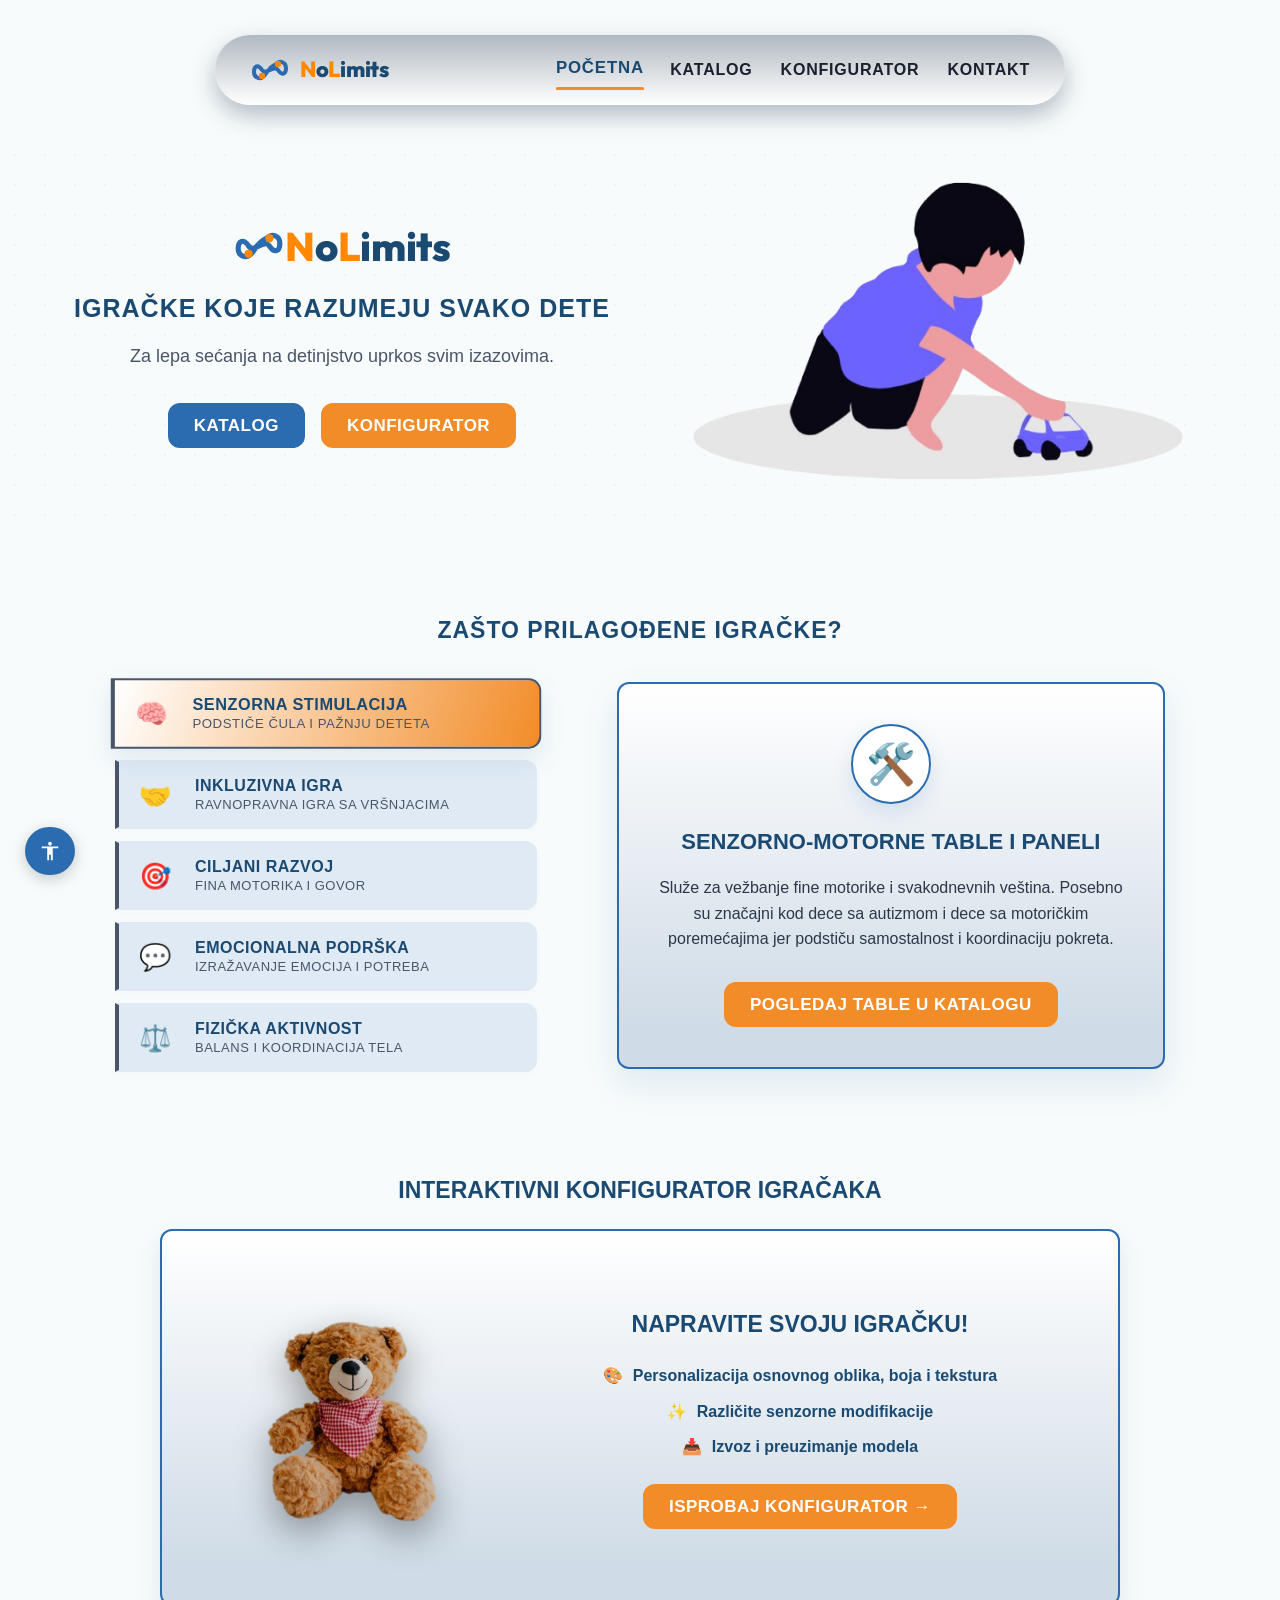
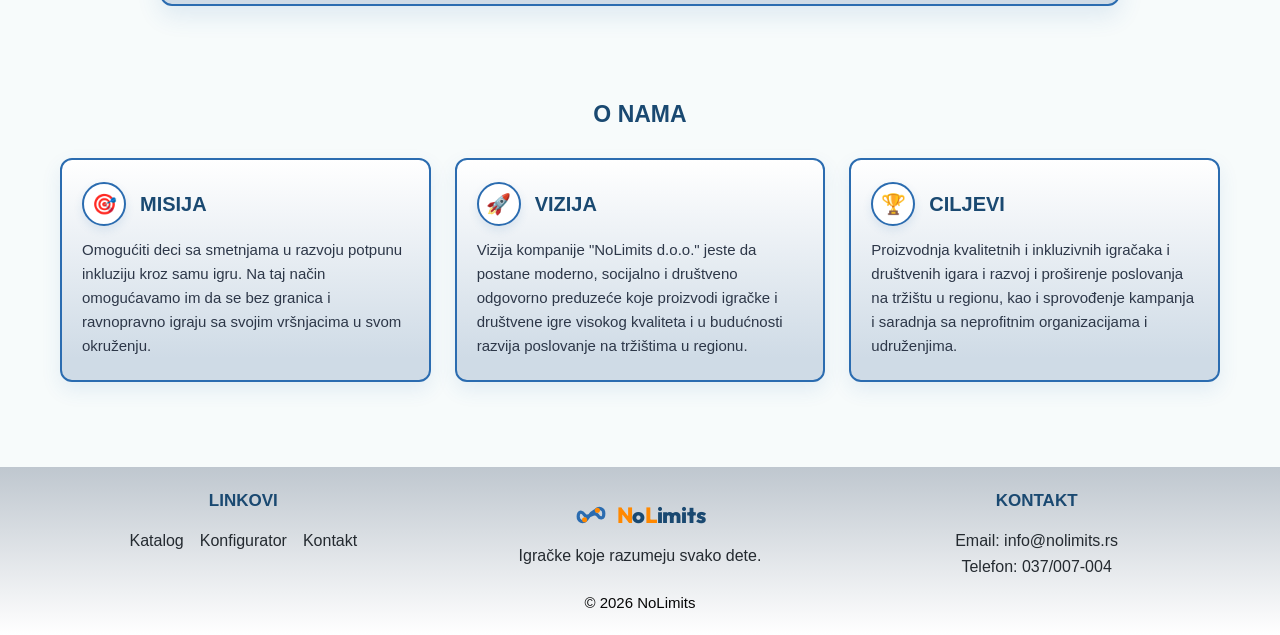
<file: index.html>
<!DOCTYPE html>
<html lang="sr">

<head>
  <meta charset="UTF-8">
  <meta name="viewport" content="width=device-width, initial-scale=1.0">
  <title>Početna — NoLimits</title>
  <meta name="description"
    content="Web portal za igračke prilagođene deci sa smetnjama u razvoju - katalog, konfigurator i saveti za roditelje.">
  <link rel="stylesheet" href="css/style.css">

  <!-- Google Font: Outfit za zakrivljen i moderan logo -->
  <link rel="preconnect" href="https://fonts.googleapis.com">
  <link rel="preconnect" href="https://fonts.gstatic.com" crossorigin>
  <link href="https://fonts.googleapis.com/css2?family=Outfit:wght@700;800&display=swap" rel="stylesheet">
</head>

<body>

  <!-- ===================== ACCESSIBILITY DUGME I WIDGET ===================== -->
  <button id="accessibility-trigger" class="access-trigger-btn" aria-label="Otvori opcije pristupačnosti">
    <svg class="access-icon" viewBox="0 0 24 24" xmlns="http://www.w3.org/2000/svg">
      <path fill="currentColor"
        d="M12 2c1.1 0 2 .9 2 2s-.9 2-2 2-2-.9-2-2 .9-2 2-2zm9 7h-6v13h-2v-6h-2v6H9V9H3V7h18v2z" />
    </svg>
    <span class="access-text">Opcije pristupačnosti</span>
  </button>

  <div id="accessibility-widget" class="access-widget" aria-hidden="true">
    <div class="access-widget-header">
      <h3>Pristupačnost</h3>
      <button id="close-accessibility" class="flex-center" aria-label="Zatvori">✖</button>
    </div>

    <div class="access-widget-body">
      <div class="access-section-title">Boje i kontrast</div>
      <div class="access-grid">
        <button class="access-grid-btn" id="btn-monochrome">
          <span class="access-grid-icon">⬛</span><span class="access-grid-label">Monohrom</span>
        </button>
        <button class="access-grid-btn" id="btn-dark-contrast">
          <span class="access-grid-icon">🖤</span><span class="access-grid-label">Tamni kontrast</span>
        </button>
        <button class="access-grid-btn" id="btn-bright-contrast">
          <span class="access-grid-icon">☀️</span><span class="access-grid-label">Svetli kontrast</span>
        </button>
        <button class="access-grid-btn" id="btn-low-sat">
          <span class="access-grid-icon">🧊</span><span class="access-grid-label">Niska saturacija</span>
        </button>
        <button class="access-grid-btn" id="btn-high-sat">
          <span class="access-grid-icon">🎨</span><span class="access-grid-label">Visoka saturacija</span>
        </button>
      </div>

      <div class="access-section-title">Tekst i razmaci</div>
      <div class="access-scaler-group">
        <div class="scaler-label">Veličina slova:</div>
        <div class="scaler-controls">
          <button id="btn-font-decrease" class="scaler-btn">-</button>
          <span id="font-size-display" class="scaler-val">100%</span>
          <button id="btn-font-increase" class="scaler-btn">+</button>
        </div>
      </div>
      <div class="access-scaler-group">
        <div class="scaler-label">Prored:</div>
        <div class="scaler-controls">
          <button id="btn-line-decrease" class="scaler-btn">-</button>
          <span id="line-space-display" class="scaler-val">Normal</span>
          <button id="btn-line-increase" class="scaler-btn">+</button>
        </div>
      </div>
      <div class="access-scaler-group">
        <div class="scaler-label">Razmak reči:</div>
        <div class="scaler-controls">
          <button id="btn-word-decrease" class="scaler-btn">-</button>
          <span id="word-space-display" class="scaler-val">Normal</span>
          <button id="btn-word-increase" class="scaler-btn">+</button>
        </div>
      </div>

      <div class="access-grid" style="margin-top: 15px;">
        <button class="access-grid-btn" id="btn-dyslexia-font">
          <span class="access-grid-icon">📖</span><span class="access-grid-label">OpenDyslexic</span>
        </button>
        <button class="access-grid-btn" id="btn-highlight-links">
          <span class="access-grid-icon">🔗</span><span class="access-grid-label">Istakni linkove</span>
        </button>
      </div>

      <div class="access-section-title">Alati</div>
      <div class="access-grid">
        <button class="access-grid-btn" id="btn-virtual-keyboard" style="grid-column: span 2;">
          <span class="access-grid-icon">⌨️</span><span class="access-grid-label">Virtuelna tastatura</span>
        </button>
      </div>
    </div>

    <div class="access-widget-footer">
      <button id="btn-reset-accessibility" class="access-reset-btn">Poništi sva podešavanja</button>
    </div>
  </div>

  <!-- Virtuelna tastatura modal -->
  <div id="virtual-keyboard-modal" class="vk-modal" hidden>
    <div class="vk-header">
      <h4>Virtuelna tastatura</h4>
      <button id="vk-close" class="flex-center">✕</button>
    </div>
    <div class="vk-body">
      <input type="text" id="vk-input" placeholder="Kliknite tastere ispod..." readonly>
      <div class="vk-keys">
        <button class="vk-key">1</button><button class="vk-key">2</button><button class="vk-key">3</button><button
          class="vk-key">4</button><button class="vk-key">5</button><button class="vk-key">6</button><button
          class="vk-key">7</button><button class="vk-key">8</button><button class="vk-key">9</button><button
          class="vk-key">0</button>
        <button class="vk-key">Q</button><button class="vk-key">W</button><button class="vk-key">E</button><button
          class="vk-key">R</button><button class="vk-key">T</button><button class="vk-key">Y</button><button
          class="vk-key">U</button><button class="vk-key">I</button><button class="vk-key">O</button><button
          class="vk-key">P</button>
        <button class="vk-key">A</button><button class="vk-key">S</button><button class="vk-key">D</button><button
          class="vk-key">F</button><button class="vk-key">G</button><button class="vk-key">H</button><button
          class="vk-key">J</button><button class="vk-key">K</button><button class="vk-key">L</button>
        <button class="vk-key">Z</button><button class="vk-key">X</button><button class="vk-key">C</button><button
          class="vk-key">V</button><button class="vk-key">B</button><button class="vk-key">N</button><button
          class="vk-key">M</button>
        <button class="vk-key vk-space">SPACE</button><button class="vk-key vk-clear">CLR</button>
      </div>
    </div>
  </div>

  <!-- ===================== FLOATING HEADER ===================== -->
  <header class="site-header floating-header">
    <div class="container header-inner">
      <a href="index.html" class="logo flex-center" aria-label="NoLimits Početna">
        <svg width="40" height="40" viewBox="0 0 100 100" fill="none" xmlns="http://www.w3.org/2000/svg"
          aria-hidden="true">
          <path
            d="M 30,50 C 20,35 10,40 10,55 C 10,70 25,75 35,65 C 45,55 45,45 65,35 C 75,25 90,30 90,45 C 90,60 80,65 70,50 C 60,35 40,65 30,50 Z"
            stroke="var(--color-primary)" stroke-width="10" stroke-linecap="round" stroke-linejoin="round" />
          <circle cx="70" cy="35" r="8" fill="var(--color-secondary)" />
          <circle cx="30" cy="65" r="8" fill="var(--color-secondary)" />
        </svg>
        <span class="logo-text"><span class="logo-accent">N</span>o<span class="logo-accent">L</span>imits</span>
      </a>

      <nav class="main-nav" aria-label="Glavna navigacija">
        <ul>
          <li><a href="index.html" class="active">Početna</a></li>
          <li><a href="catalog.html">Katalog</a></li>
          <li><a href="configurator.html">Konfigurator</a></li>
          <li><a href="contact.html">Kontakt</a></li>
        </ul>
      </nav>
    </div>
  </header>

  <main>
    <!-- ===================== HERO SEKCIJA ===================== -->
    <section class="hero hero-split hero-watermark">
      <div class="container hero-split-inner">
        <div class="hero-text-content">
          <div class="hero-logo-brand flex-center" aria-hidden="true">
            <svg width="52" height="52" viewBox="0 0 100 100" fill="none" xmlns="http://www.w3.org/2000/svg">
              <path
                d="M 30,50 C 20,35 10,40 10,55 C 10,70 25,75 35,65 C 45,55 45,45 65,35 C 75,25 90,30 90,45 C 90,60 80,65 70,50 C 60,35 40,65 30,50 Z"
                stroke="var(--color-primary)" stroke-width="10" stroke-linecap="round" stroke-linejoin="round" />
              <circle cx="70" cy="35" r="8" fill="var(--color-secondary)" />
              <circle cx="30" cy="65" r="8" fill="var(--color-secondary)" />
            </svg>
            <span class="logo-text hero-logo-text"><span class="logo-accent">N</span>o<span
                class="logo-accent">L</span>imits</span>
          </div>

          <h1>Igračke koje razumeju svako dete</h1>
          <p class="hero-subtitle">Za lepa sećanja na detinjstvo uprkos svim izazovima.</p>
          <div class="hero-actions flex-center">
            <a href="catalog.html" class="btn btn-primary">KATALOG</a>
            <a href="configurator.html" class="btn btn-accent">KONFIGURATOR</a>
          </div>
        </div>

        <div class="hero-image-container flex-center">
          <img src="slike/draw2.png" alt="Ilustracija prilagođenih igračaka" class="hero-split-img">
        </div>
      </div>
    </section>

    <!-- ===================== INTERAKTIVNE KATEGORIJE ===================== -->
    <section class="interactive-explore-section" aria-labelledby="explore-naslov">
      <div class="container">
        <div class="explore-header">
          <h2 id="explore-naslov" class="section-title">Zašto prilagođene igračke?</h2>
        </div>

        <div class="explore-grid">
          <div class="explore-tabs" role="tablist">
            <button class="explore-tab active" data-target="panel-senzorna" role="tab" aria-selected="true">
              <span class="tab-icon">🧠</span>
              <div class="tab-text">
                <strong>Senzorna stimulacija</strong>
                <span>Podstiče čula i pažnju deteta</span>
              </div>
            </button>
            <button class="explore-tab" data-target="panel-inkluzija" role="tab" aria-selected="false">
              <span class="tab-icon">🤝</span>
              <div class="tab-text">
                <strong>Inkluzivna igra</strong>
                <span>Ravnopravna igra sa vršnjacima</span>
              </div>
            </button>
            <button class="explore-tab" data-target="panel-razvoj" role="tab" aria-selected="false">
              <span class="tab-icon">🎯</span>
              <div class="tab-text">
                <strong>Ciljani razvoj</strong>
                <span>Fina motorika i govor</span>
              </div>
            </button>
            <button class="explore-tab" data-target="panel-emocije" role="tab" aria-selected="false">
              <span class="tab-icon">💬</span>
              <div class="tab-text">
                <strong>Emocionalna podrška</strong>
                <span>Izražavanje emocija i potreba</span>
              </div>
            </button>
            <button class="explore-tab" data-target="panel-motorika" role="tab" aria-selected="false">
              <span class="tab-icon">⚖️</span>
              <div class="tab-text">
                <strong>Fizička aktivnost</strong>
                <span>Balans i koordinacija tela</span>
              </div>
            </button>
          </div>

          <div class="explore-content-area">
            <div class="explore-panel active" id="panel-senzorna" role="tabpanel">
              <div class="panel-icon-large flex-center">🛠️</div>
              <h3>Senzorno-motorne table i paneli</h3>
              <p>Služe za vežbanje fine motorike i svakodnevnih veština. Posebno su značajni kod dece sa autizmom i dece
                sa motoričkim poremećajima jer podstiču samostalnost i koordinaciju pokreta.</p>
              <a href="catalog.html?tip=table" class="btn btn-accent">Pogledaj table u katalogu</a>
            </div>

            <div class="explore-panel" id="panel-inkluzija" role="tabpanel" hidden>
              <div class="panel-icon-large flex-center">🎲</div>
              <h3>Taktilne i visokokontrastne igre</h3>
              <p>Inkluzivne društvene igre poput "Ne ljuti se čoveče" ili "IX-OX" koje deca sa invaliditetom ravnopravno
                igraju sa vršnjacima. Posebno su značajne za slepu, slabovidu i decu sa ADHD-om.</p>
              <a href="catalog.html?tip=taktilne" class="btn btn-accent">Pogledaj igre u katalogu</a>
            </div>

            <div class="explore-panel" id="panel-razvoj" role="tabpanel" hidden>
              <div class="panel-icon-large flex-center">✏️</div>
              <h3>Logopedski i grafomotorički šabloni</h3>
              <p>Didaktičke table za "prohodavanje ruku". Značajne su za pripremu šake za pisanje, jačanje mišića
                prstiju i direktnu stimulaciju mozga i govora kod dece u razvoju.</p>
              <a href="catalog.html?tip=grafomotorika" class="btn btn-accent">Pogledaj šablone u katalogu</a>
            </div>

            <div class="explore-panel" id="panel-emocije" role="tabpanel" hidden>
              <div class="panel-icon-large flex-center">💬</div>
              <h3>Emocionalne i komunikacijske kartice</h3>
              <p>Pomagala izuzetno značajna u radu sa decom sa autizmom i govorno-jezičkim problemima. Pomažu u
                vizuelnom izražavanju emocija, potreba i praćenju dnevnih rutina.</p>
              <a href="catalog.html?tip=kartice" class="btn btn-accent">Pogledaj kartice u katalogu</a>
            </div>

            <div class="explore-panel" id="panel-motorika" role="tabpanel" hidden>
              <div class="panel-icon-large flex-center">⚖️</div>
              <h3>Balanseri i krupno-motorne igračke</h3>
              <p>Predstavljaju poligone za senzornu integraciju. Veoma su značajne kod dece sa problemom senzorne
                integracije, održavanja balansa i opšte koordinacije celog tela.</p>
              <a href="catalog.html?tip=balans" class="btn btn-accent">Pogledaj balansere u katalogu</a>
            </div>
          </div>
        </div>
      </div>
    </section>

    <!-- KONFIGURATOR PROMO -->
    <section class="configurator-promo">
      <div class="container">
        <h2>INTERAKTIVNI KONFIGURATOR IGRAČAKA</h2>
        <div class="promo-card">
          <div class="promo-image-container flex-center">
            <img src="slike/tedi.png" alt="Plišani meda Tedi - NoLimits Konfigurator" class="promo-image">
          </div>
          <div class="promo-content">
            <h2>Napravite svoju igračku!</h2>
            <ul class="promo-features">
              <li><span class="feature-icon">🎨</span> Personalizacija osnovnog oblika, boja i tekstura</li>
              <li><span class="feature-icon">✨</span> Različite senzorne modifikacije</li>
              <li><span class="feature-icon">📥</span> Izvoz i preuzimanje modela</li>
            </ul>
            <div class="promo-actions flex-center">
              <a href="configurator.html" class="btn btn-accent">ISPROBAJ KONFIGURATOR &rarr;</a>
            </div>
          </div>
        </div>
      </div>
    </section>

    <!-- SEKCIJA: O NAMA -->
    <section class="about-section">
      <div class="container">
        <h2 class="section-title">O NAMA</h2>
        <div class="values-grid">
          <div class="value-card">
            <div class="value-card-header">
              <div class="value-icon flex-center">🎯</div>
              <h3>MISIJA</h3>
            </div>
            <p>Omogućiti deci sa smetnjama u razvoju potpunu inkluziju kroz samu igru. Na taj način omogućavamo im da se
              bez granica i ravnopravno igraju sa svojim vršnjacima u svom okruženju.</p>
          </div>
          <div class="value-card">
            <div class="value-card-header">
              <div class="value-icon flex-center">🚀</div>
              <h3>VIZIJA</h3>
            </div>
            <p>Vizija kompanije "NoLimits d.o.o." jeste da postane moderno, socijalno i društveno odgovorno preduzeće
              koje proizvodi igračke i društvene igre visokog kvaliteta i u budućnosti razvija poslovanje na tržištima u
              regionu.</p>
          </div>
          <div class="value-card">
            <div class="value-card-header">
              <div class="value-icon flex-center">🏆</div>
              <h3>CILJEVI</h3>
            </div>
            <p>Proizvodnja kvalitetnih i inkluzivnih igračaka i društvenih igara i razvoj i proširenje poslovanja na
              tržištu u regionu, kao i sprovođenje kampanja i saradnja sa neprofitnim organizacijama i udruženjima.</p>
          </div>
        </div>
      </div>
    </section>
  </main>

  <footer class="site-footer">
    <div class="container footer-inner">
      <div>
        <h3>Linkovi</h3>
        <ul class="footer-links horizontal-links flex-center">
          <li><a href="catalog.html">Katalog</a></li>
          <li><a href="configurator.html">Konfigurator</a></li>
          <li><a href="contact.html">Kontakt</a></li>
        </ul>
      </div>
      <div class="footer-brand flex-center">
        <a href="index.html" class="logo logo-footer flex-center" aria-label="NoLimits Početna">
          <svg width="32" height="32" viewBox="0 0 100 100" fill="none" xmlns="http://www.w3.org/2000/svg"
            aria-hidden="true">
            <path
              d="M 30,50 C 20,35 10,40 10,55 C 10,70 25,75 35,65 C 45,55 45,45 65,35 C 75,25 90,30 90,45 C 90,60 80,65 70,50 C 60,35 40,65 30,50 Z"
              stroke="var(--color-primary)" stroke-width="10" stroke-linecap="round" stroke-linejoin="round" />
            <circle cx="70" cy="35" r="8" fill="var(--color-secondary)" />
            <circle cx="30" cy="65" r="8" fill="var(--color-secondary)" />
          </svg>
          <span class="logo-text"><span class="logo-accent">N</span>o<span class="logo-accent">L</span>imits</span>
        </a>
        <p style="margin-top: 10px;">Igračke koje razumeju svako dete.</p>
      </div>
      <div>
        <h3>Kontakt</h3>
        <p>Email: info@nolimits.rs</p>
        <p>Telefon: 037/007-004</p>
      </div>
    </div>
    <p class="footer-bottom">&copy; 2026 NoLimits</p>
  </footer>

  <script src="js/main.js" defer></script>
</body>

</html>
</file>
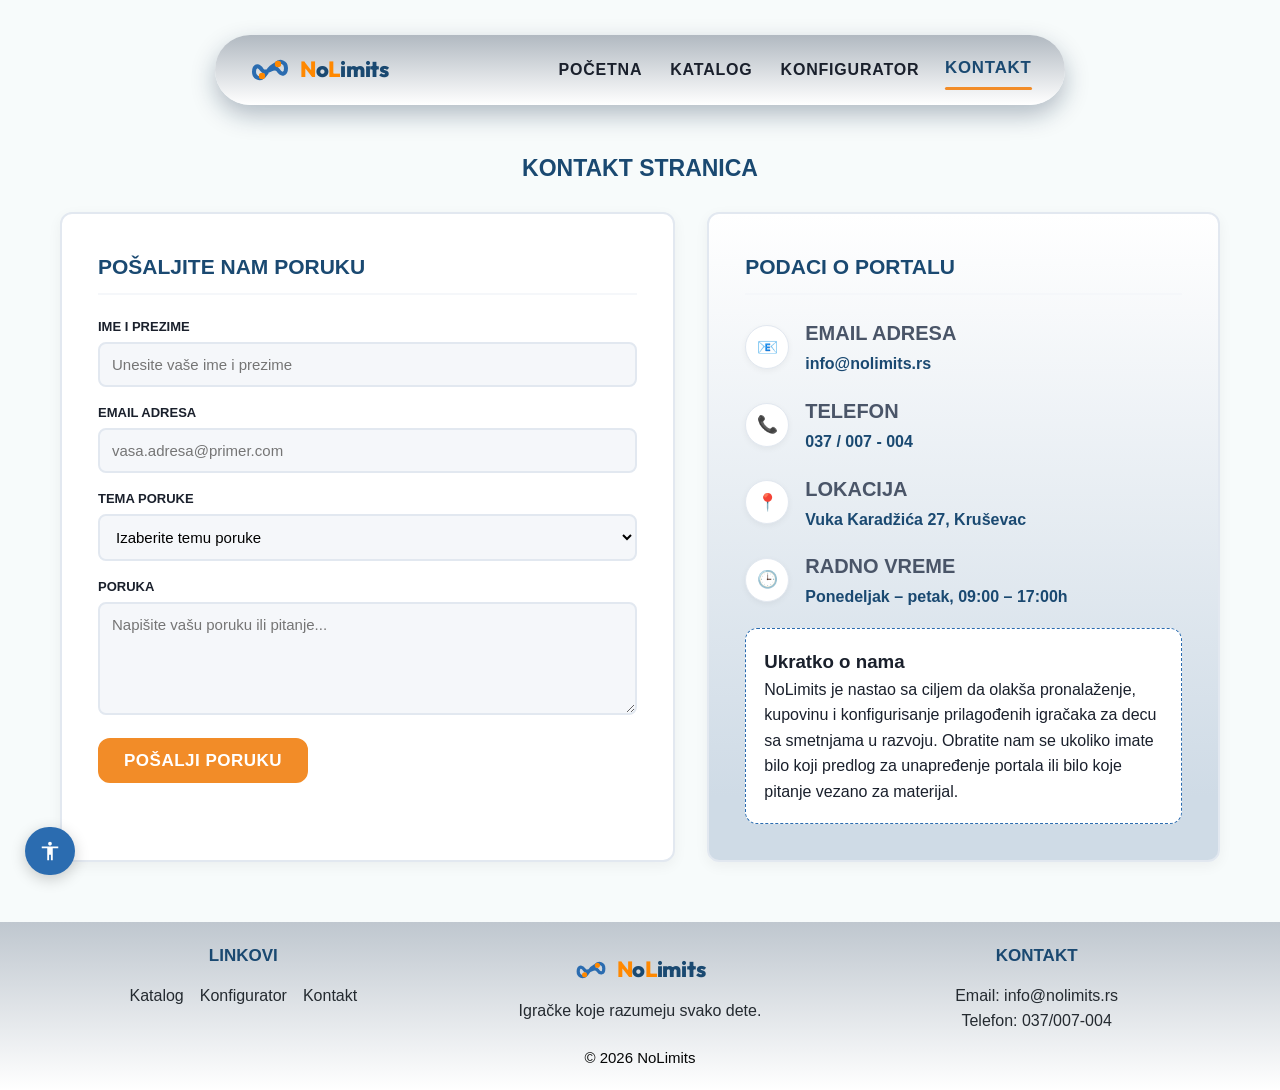
<file: contact.html>
<!DOCTYPE html>
<html lang="sr">

<head>
  <meta charset="UTF-8">
  <meta name="viewport" content="width=device-width, initial-scale=1.0">
  <title>Kontakt — NoLimits</title>
  <meta name="description"
    content="Kontaktirajte NoLimits portal — pošaljite pitanje, predlog ili konsultaciju u vezi sa prilagođenim igračkama za decu sa smetnjama u razvoju.">
  <link rel="stylesheet" href="css/style.css">

  <link rel="preconnect" href="https://fonts.googleapis.com">
  <link rel="preconnect" href="https://fonts.gstatic.com" crossorigin>
  <link href="https://fonts.googleapis.com/css2?family=Outfit:wght@700;800&display=swap" rel="stylesheet">
</head>

<body>
  <!-- ===================== ACCESSIBILITY DUGME I WIDGET ===================== -->
  <button id="accessibility-trigger" class="access-trigger-btn" aria-label="Otvori opcije pristupačnosti">
    <svg class="access-icon" viewBox="0 0 24 24" xmlns="http://www.w3.org/2000/svg">
      <path fill="currentColor"
        d="M12 2c1.1 0 2 .9 2 2s-.9 2-2 2-2-.9-2-2 .9-2 2-2zm9 7h-6v13h-2v-6h-2v6H9V9H3V7h18v2z" />
    </svg>
    <span class="access-text">Opcije pristupačnosti</span>
  </button>

  <div id="accessibility-widget" class="access-widget" aria-hidden="true">
    <div class="access-widget-header">
      <h3>Pristupačnost</h3>
      <button id="close-accessibility" class="flex-center" aria-label="Zatvori">✖</button>
    </div>

    <div class="access-widget-body">
      <div class="access-section-title">Boje i kontrast</div>
      <div class="access-grid">
        <button class="access-grid-btn" id="btn-monochrome">
          <span class="access-grid-icon">⬛</span><span class="access-grid-label">Monohrom</span>
        </button>
        <button class="access-grid-btn" id="btn-dark-contrast">
          <span class="access-grid-icon">🖤</span><span class="access-grid-label">Tamni kontrast</span>
        </button>
        <button class="access-grid-btn" id="btn-bright-contrast">
          <span class="access-grid-icon">☀️</span><span class="access-grid-label">Svetli kontrast</span>
        </button>
        <button class="access-grid-btn" id="btn-low-sat">
          <span class="access-grid-icon">🧊</span><span class="access-grid-label">Niska saturacija</span>
        </button>
        <button class="access-grid-btn" id="btn-high-sat">
          <span class="access-grid-icon">🎨</span><span class="access-grid-label">Visoka saturacija</span>
        </button>
      </div>

      <div class="access-section-title">Tekst i razmaci</div>
      <div class="access-scaler-group">
        <div class="scaler-label">Veličina slova:</div>
        <div class="scaler-controls">
          <button id="btn-font-decrease" class="scaler-btn">-</button>
          <span id="font-size-display" class="scaler-val">100%</span>
          <button id="btn-font-increase" class="scaler-btn">+</button>
        </div>
      </div>
      <div class="access-scaler-group">
        <div class="scaler-label">Prored:</div>
        <div class="scaler-controls">
          <button id="btn-line-decrease" class="scaler-btn">-</button>
          <span id="line-space-display" class="scaler-val">Normal</span>
          <button id="btn-line-increase" class="scaler-btn">+</button>
        </div>
      </div>
      <div class="access-scaler-group">
        <div class="scaler-label">Razmak reči:</div>
        <div class="scaler-controls">
          <button id="btn-word-decrease" class="scaler-btn">-</button>
          <span id="word-space-display" class="scaler-val">Normal</span>
          <button id="btn-word-increase" class="scaler-btn">+</button>
        </div>
      </div>

      <div class="access-grid" style="margin-top: 15px;">
        <button class="access-grid-btn" id="btn-dyslexia-font">
          <span class="access-grid-icon">📖</span><span class="access-grid-label">OpenDyslexic</span>
        </button>
        <button class="access-grid-btn" id="btn-highlight-links">
          <span class="access-grid-icon">🔗</span><span class="access-grid-label">Istakni linkove</span>
        </button>
      </div>

      <div class="access-section-title">Alati</div>
      <div class="access-grid">
        <button class="access-grid-btn" id="btn-virtual-keyboard" style="grid-column: span 2;">
          <span class="access-grid-icon">⌨️</span><span class="access-grid-label">Virtuelna tastatura</span>
        </button>
      </div>
    </div>

    <div class="access-widget-footer">
      <button id="btn-reset-accessibility" class="access-reset-btn">Poništi sva podešavanja</button>
    </div>
  </div>

  <!-- Virtuelna tastatura modal -->
  <div id="virtual-keyboard-modal" class="vk-modal" hidden>
    <div class="vk-header">
      <h4>Virtuelna tastatura</h4>
      <button id="vk-close" class="flex-center">✕</button>
    </div>
    <div class="vk-body">
      <input type="text" id="vk-input" placeholder="Kliknite tastere ispod..." readonly>
      <div class="vk-keys">
        <button class="vk-key">1</button><button class="vk-key">2</button><button class="vk-key">3</button><button
          class="vk-key">4</button><button class="vk-key">5</button><button class="vk-key">6</button><button
          class="vk-key">7</button><button class="vk-key">8</button><button class="vk-key">9</button><button
          class="vk-key">0</button>
        <button class="vk-key">Q</button><button class="vk-key">W</button><button class="vk-key">E</button><button
          class="vk-key">R</button><button class="vk-key">T</button><button class="vk-key">Y</button><button
          class="vk-key">U</button><button class="vk-key">I</button><button class="vk-key">O</button><button
          class="vk-key">P</button>
        <button class="vk-key">A</button><button class="vk-key">S</button><button class="vk-key">D</button><button
          class="vk-key">F</button><button class="vk-key">G</button><button class="vk-key">H</button><button
          class="vk-key">J</button><button class="vk-key">K</button><button class="vk-key">L</button>
        <button class="vk-key">Z</button><button class="vk-key">X</button><button class="vk-key">C</button><button
          class="vk-key">V</button><button class="vk-key">B</button><button class="vk-key">N</button><button
          class="vk-key">M</button>
        <button class="vk-key vk-space">SPACE</button><button class="vk-key vk-clear">CLR</button>
      </div>
    </div>
  </div>

  <!-- ===================== FLOATING HEADER ===================== -->
  <header class="site-header floating-header">
    <div class="container header-inner">
      <a href="index.html" class="logo flex-center" aria-label="NoLimits Početna">
        <svg width="40" height="40" viewBox="0 0 100 100" fill="none" xmlns="http://www.w3.org/2000/svg"
          aria-hidden="true">
          <path
            d="M 30,50 C 20,35 10,40 10,55 C 10,70 25,75 35,65 C 45,55 45,45 65,35 C 75,25 90,30 90,45 C 90,60 80,65 70,50 C 60,35 40,65 30,50 Z"
            stroke="var(--color-primary)" stroke-width="10" stroke-linecap="round" stroke-linejoin="round" />
          <circle cx="70" cy="35" r="8" fill="var(--color-secondary)" />
          <circle cx="30" cy="65" r="8" fill="var(--color-secondary)" />
        </svg>
        <span class="logo-text"><span class="logo-accent">N</span>o<span class="logo-accent">L</span>imits</span>
      </a>

      <nav class="main-nav" aria-label="Glavna navigacija">
        <ul>
          <li><a href="index.html">Početna</a></li>
          <li><a href="catalog.html">Katalog</a></li>
          <li><a href="configurator.html">Konfigurator</a></li>
          <li><a href="contact.html" class="active">Kontakt</a></li>
        </ul>
      </nav>
    </div>
  </header>

  <main>
    <section class="contact-section">
      <div class="contact-naslov">
        <h1>kontakt stranica</h1>
      </div>

      <div class="container contact-grid">

        <div class="contact-form-wrapper">
          <h2>Pošaljite nam poruku</h2>

          <form id="contact-form" novalidate>
            <div class="form-group">
              <label for="ime">Ime i prezime</label>
              <input type="text" id="ime" name="ime" class="form-input" placeholder="Unesite vaše ime i prezime"
                required>
              <span class="form-error" id="error-ime"></span>
            </div>

            <div class="form-group">
              <label for="email">Email adresa</label>
              <input type="email" id="email" name="email" class="form-input" placeholder="vasa.adresa@primer.com"
                required>
              <span class="form-error" id="error-email"></span>
            </div>

            <div class="form-group">
              <label for="tema">Tema poruke</label>
              <select id="tema" name="tema" class="form-input" required>
                <option value="" disabled selected>Izaberite temu poruke</option>
                <option value="Pitanje o katalogu igračaka">Pitanje o katalogu igračaka</option>
                <option value="Pomoć oko konfiguratora">Pomoć oko konfiguratora</option>
                <option value="Predlog za novi model / prilagođavanje">Predlog za novi model / prilagođavanje</option>
                <option value="Saradnja i partnerstvo">Saradnja i partnerstvo</option>
                <option value="Ostalo">Ostalo</option>
              </select>
              <span class="form-error" id="error-tema"></span>
            </div>

            <div class="form-group">
              <label for="poruka">Poruka</label>
              <textarea id="poruka" name="poruka" class="form-input form-textarea" rows="5"
                placeholder="Napišite vašu poruku ili pitanje..." required></textarea>
              <span class="form-error" id="error-poruka"></span>
            </div>

            <div class="form-actions">
              <button type="submit" class="btn btn-accent">Pošalji poruku</button>
            </div>

            <p id="form-success" class="form-success" hidden>
              Hvala vam! Vaš email klijent je otvoren sa popunjenom porukom — potrebno je samo da potvrdite slanje.
            </p>
          </form>
        </div>

        <aside class="contact-info">
          <h2>Podaci o portalu</h2>

          <div class="contact-info-item">
            <span class="contact-info-icon flex-center" aria-hidden="true">📧</span>
            <div>
              <h3>Email adresa</h3>
              <p><a href="mailto:info@nolimits.rs">info@nolimits.rs</a></p>
            </div>
          </div>

          <div class="contact-info-item">
            <span class="contact-info-icon flex-center" aria-hidden="true">📞</span>
            <div>
              <h3>Telefon</h3>
              <p><a href="tel:011123456">037 / 007 - 004</a></p>
            </div>
          </div>

          <div class="contact-info-item">
            <span class="contact-info-icon flex-center" aria-hidden="true">📍</span>
            <div>
              <h3>Lokacija</h3>
              <p>Vuka Karadžića 27, Kruševac</p>
            </div>
          </div>

          <div class="contact-info-item">
            <span class="contact-info-icon flex-center" aria-hidden="true">🕒</span>
            <div>
              <h3>Radno vreme</h3>
              <p>Ponedeljak – petak, 09:00 – 17:00h</p>
            </div>
          </div>

          <div class="contact-info-note">
            <h3>Ukratko o nama</h3>
            <p>
              NoLimits je nastao sa ciljem da olakša pronalaženje, kupovinu i konfigurisanje prilagođenih igračaka za
              decu sa smetnjama u razvoju. Obratite nam se ukoliko imate bilo koji predlog za unapređenje portala ili
              bilo koje pitanje vezano za materijal.
            </p>
          </div>
        </aside>

      </div>
    </section>
  </main>

  <footer class="site-footer">
    <div class="container footer-inner">
      <div>
        <h3>Linkovi</h3>
        <ul class="footer-links horizontal-links flex-center">
          <li><a href="catalog.html">Katalog</a></li>
          <li><a href="configurator.html">Konfigurator</a></li>
          <li><a href="contact.html">Kontakt</a></li>
        </ul>
      </div>
      <div class="footer-brand flex-center">
        <a href="index.html" class="logo logo-footer flex-center" aria-label="NoLimits Početna">
          <svg width="32" height="32" viewBox="0 0 100 100" fill="none" xmlns="http://www.w3.org/2000/svg"
            aria-hidden="true">
            <path
              d="M 30,50 C 20,35 10,40 10,55 C 10,70 25,75 35,65 C 45,55 45,45 65,35 C 75,25 90,30 90,45 C 90,60 80,65 70,50 C 60,35 40,65 30,50 Z"
              stroke="var(--color-primary)" stroke-width="10" stroke-linecap="round" stroke-linejoin="round" />
            <circle cx="70" cy="35" r="8" fill="var(--color-secondary)" />
            <circle cx="30" cy="65" r="8" fill="var(--color-secondary)" />
          </svg>
          <span class="logo-text"><span class="logo-accent">N</span>o<span class="logo-accent">L</span>imits</span>
        </a>
        <p style="margin-top: 10px;">Igračke koje razumeju svako dete.</p>
      </div>
      <div>
        <h3>Kontakt</h3>
        <p>Email: info@nolimits.rs</p>
        <p>Telefon: 037/007-004</p>
      </div>
    </div>
    <p class="footer-bottom">&copy; 2026 NoLimits</p>
  </footer>

  <script src="js/main.js" defer></script>
</body>

</html>
</file>
<file: css/style.css>
/* ===================== RESET, VARIJABLE & OSNOVNI STILOVI ===================== */
*, *::before, *::after {
  box-sizing: border-box;
  margin: 0;
  padding: 0;
}

:root {
  --color-primary: #2b6cb0;
  --color-primary-dark: #1a4971;
  --color-secondary: #ff8800;
  --color-accent: #F28C28;
  --color-accent-hover: #D67A20;
  --color-bg: #ffffff;
  --color-bg-alt: #f5f7fa;
  --color-bg-body: #f8fafc;
  --color-text: #1a202c;
  --color-text-light: #4a5568;
  --color-border: #e2e8f0;
  
  /* Globalne varijable za optimizaciju dizajna */
  --card-gradient: linear-gradient(180deg, #ffffff 0%, #cfdbe6 90%);
  --accent-gradient: linear-gradient(110deg, var(--color-secondary) 0%, var(--color-accent) 100%);
  --accent-gradient-hover: linear-gradient(110deg, var(--color-accent) 0%, #d67a20 100%);
  --radius: 12px;
  --shadow: 0 4px 14px rgba(0, 0, 0, 0.08);
  --shadow-soft: 0 4px 14px rgba(0, 0, 0, 0.05);
  --shadow-hover: 0 12px 25px rgba(43, 108, 176, 0.18);
  --font-main: "Segoe UI", Roboto, Arial, sans-serif;
  --font-size-base: 16px;
  --max-width: 1200px;
}

html {
  scroll-behavior: smooth;
  font-size: var(--font-size-base);
  overflow-y: scroll;
}

body {
  font-family: var(--font-main);
  color: var(--color-text);
  background-color: #f0f8f988;
  line-height: 1.6;
  transition: background-color 0.3s ease, color 0.3s ease;
}

img {
  max-width: 100%;
  display: block;
}
a {
  color: inherit;
  text-decoration: none;
}
ul {
  list-style: none;
}

.container {
  max-width: var(--max-width);
  margin: 0 auto;
  padding: 0 20px;
}

/* ===================== UTILITY KLASE ===================== */
/* Centralizovano Flex centriranje za smanjenje ponavljanja */
.flex-center, .value-icon, .contact-info-icon, .panel-icon-large, .modal-close-btn, .promo-image-container, .hero-image-container, .modal-image-wrapper {
  display: flex;
  align-items: center;
  justify-content: center;
}

a:focus-visible, button:focus-visible, .inventory-item:focus-visible, *:focus-visible {
  outline: 3px solid var(--color-secondary) !important;
  outline-offset: 3px !important;
  border-radius: 4px;
  transition: outline 0.1s ease;
}

/* ===================== DUGMICI ===================== */
.btn, button, input[type="submit"] {
  display: inline-flex;
  align-items: center;
  justify-content: center;
  font-size: 17px;
  font-weight: 650;
  text-transform: uppercase;
  letter-spacing: 0.5px;
  padding: 12px 24px;
  border-radius: var(--radius);
  text-decoration: none;
  transition: all 0.4s ease;
  cursor: pointer;
  line-height: 1;
}

/* Zajednički hover efekat za podizanje */
.btn-primary:hover, .btn-secondary:hover, .btn-accent:hover, .filter-btn:hover, .toy-card:hover, .btn-order:hover, .btn-buy:hover, .btn-action-half:hover, .value-card:hover {
  transform: translateY(-2px);
}

.btn-primary {
  background-color: var(--color-primary);
  color: #ffffff;
  border: 2px solid var(--color-primary);
}

.btn-primary:hover {
  background-color: var(--color-primary-dark);
  border-color: var(--color-primary-dark);
  box-shadow: 0 6px 16px rgba(43, 108, 176, 0.25);
}

.btn-secondary {
  background-color: transparent;
  color: var(--color-primary);
  border: 2px solid var(--color-primary);
}

.btn-secondary:hover {
  background-color: var(--color-primary);
  color: #ffffff;
  box-shadow: 0 6px 16px rgba(43, 108, 176, 0.25);
}

.btn-accent {
  background-color: var(--color-accent);
  color: #ffffff;
  border: 2px solid var(--color-accent);
}

.btn-accent:hover {
  background-color: var(--color-accent-hover);
  border-color: var(--color-accent-hover);
  box-shadow: 0 6px 16px rgba(242, 140, 40, 0.3);
}

.category-card .btn-primary {
  width: auto;
  padding: 8px 16px;
  font-size: 16px;
  margin-top: 8px;
}

/* ===================== HEADER ===================== */
.site-header {
  background-color: transparent;
  position: relative;
  top: 0;
  z-index: 1000;
  padding: 35px 20px;
}

.floating-header .header-inner {
  background: linear-gradient(0deg, #ffffff 0%, #b1b9c1 100%);
  border-radius: 50px;
  box-shadow: 0 10px 25px #0923404b;
  min-height: 70px;
  padding: 10px 35px;
  max-width: 850px !important;
  margin: 0 auto;
  display: flex !important;
  align-items: center !important;
  justify-content: space-between !important;
  flex-wrap: wrap;
  width: 100%;
}

.logo {
  display: flex;
  align-items: center;
  gap: 10px;
}

.logo svg {
  flex-shrink: 0;
  transition: transform 0.2s ease;
}

.logo:hover svg {
  transform: scale(1.08);
}

.logo-text {
  font-family: 'Outfit', 'Segoe UI', sans-serif;
  font-size: 22px;
  font-weight: 800;
  color: var(--color-primary-dark);
  letter-spacing: -0.3px;
  transition: transform 0.2s ease;
}

.logo:hover .logo-text {
  transform: scale(1.05);
}

.logo-accent {
  color: var(--color-secondary) !important;
}

.main-nav ul {
  display: flex;
  align-items: center;
  gap: 28px;
  margin: 0;
  padding: 0;
}

.main-nav a {
  font-weight: 700;
  font-size: 16px;
  color: var(--color-text);
  text-transform: uppercase;
  letter-spacing: 0.8px;
  padding: 8px 0;
  position: relative;
  display: inline-block;
  transition: color 0.25s ease, transform 0.25s ease;
}

.main-nav a::after {
  content: '';
  position: absolute;
  bottom: 0;
  left: 0;
  width: 0%;
  height: 3px;
  background-color: var(--color-accent);
  border-radius: 2px;
  transition: width 0.25s ease;
}

.main-nav a:hover,
.main-nav a.active {
  color: var(--color-primary-dark);
  transform: translateY(-2px) scale(1.05);
}

.main-nav a:hover::after,
.main-nav a.active::after {
  width: 100%;
}

/* ===================== HERO SEKCIJA ===================== */
.hero-split {
  padding: 60px 0;
}

.hero-watermark {
  position: relative;
  background: transparent;
  overflow: hidden;
  padding: 20px 0 30px 0;
}

.hero-watermark::before {
  content: "";
  position: absolute;
  top: 0;
  left: 0;
  right: 0;
  bottom: 0;
  background-image: radial-gradient(var(--color-primary) 1.5px, transparent 1.5px);
  background-size: 30px 30px;
  opacity: 0.05;
  z-index: 0;
}

.hero-split-inner {
  display: grid;
  grid-template-columns: 1fr 1fr;
  gap: 32px;
  align-items: center;
  position: relative;
  z-index: 1;
}

.hero-text-content {
  text-align: center;
  display: flex;
  flex-direction: column;
  align-items: center;
}

.hero-text-content h1 {
  font-size: 25px;
  color: var(--color-primary-dark);
  margin-bottom: 18px;
  line-height: 1.25;
  font-weight: 700;
  text-transform: uppercase;
  letter-spacing: 1px;
  text-wrap: balance;
}

.hero-subtitle {
  font-size: 18px;
  color: var(--color-text-light);
  margin-bottom: 32px;
  font-weight: 500;
}

.hero-actions {
  display: flex;
  justify-content: center;
  gap: 16px;
  flex-wrap: wrap;
  width: 100%;
}

.hero-split-img {
  width: 100%;
  height: auto;
  max-height: 420px;
  object-fit: contain;
  border-radius: var(--radius);
}

.hero-logo-brand {
  display: flex;
  align-items: center;
  justify-content: center;
  margin-bottom: 15px;
  cursor: default;
}

.hero-logo-text {
  font-size: 40px !important;
}

/* ===================== INTERAKTIVNI SPLIT-SCREEN (POCETNA) ===================== */
.interactive-explore-section {
  padding: 80px 0;
}

.explore-header {
  text-align: center;
  margin-bottom: 30px;
}

.explore-header .section-title {
  font-size: 23px;
  color: var(--color-primary-dark);
  text-transform: uppercase;
  letter-spacing: 1px;
  margin-bottom: 12px;
}

.explore-grid {
  display: grid;
  grid-template-columns: 1fr 1.3fr;
  gap: 80px;
  max-width: 1050px;
  margin: 0 auto;
  align-items: center;
}

.explore-tabs {
  display: flex;
  flex-direction: column;
  gap: 12px;
}

.explore-tab {
  display: flex;
  align-items: center;
  gap: 16px;
  background: #e0eaf4;
  border: 2px solid transparent;
  border-left: 4px solid #4a5568;
  border-radius: 0 12px 12px 0;
  padding: 16px 20px;
  cursor: pointer;
  text-align: left;
  transition: all 0.3s ease;
  box-shadow: 0 2px 8px rgba(0, 0, 0, 0.02);
  justify-content: flex-start;
}

.explore-tab:hover {
  background-color: #dceaf8;
  transform: translateX(4px);
}

.explore-tab.active {
  background: linear-gradient(110deg, #ffffff 0%, var(--color-accent) 100%);
  border-color: #4a5568;
  border-left-color: #4a5568;
  box-shadow: 0 10px 25px rgba(43, 108, 176, 0.12);
  transform: scale(1.02);
}

.explore-tab .tab-icon {
  font-size: 26px;
  width: 40px;
  text-align: left;
}

.explore-tab .tab-text {
  display: flex;
  flex-direction: column;
  text-align: left;
}

.explore-tab .tab-text strong {
  font-size: 16px;
  color: var(--color-primary-dark);
  text-transform: uppercase;
  margin-bottom: 4px;
}

.explore-tab .tab-text span {
  font-size: 13px;
  color: var(--color-text-light);
  font-weight: 500;
}

.explore-content-area {
  position: relative;
  min-height: 380px;
}

.explore-panel {
  background: var(--card-gradient);
  border: 2px solid var(--color-primary);
  border-radius: var(--radius);
  padding: 40px;
  text-align: center;
  box-shadow: 0 15px 35px rgba(43, 108, 176, 0.12);
  display: none;
  flex-direction: column;
  align-items: center;
  height: 100%;
  animation: fadeInPanel 0.4s ease-out forwards;
}

.explore-panel.active {
  display: flex;
}

@keyframes fadeInPanel {
  from {
    opacity: 0;
    transform: translateY(15px);
  }

  to {
    opacity: 1;
    transform: translateY(0);
  }
}

.panel-icon-large {
  font-size: 40px;
  width: 80px;
  height: 80px;
  background-color: #ffffff;
  border: 2px solid var(--color-primary);
  border-radius: 50%;
  margin-bottom: 20px;
  box-shadow: 0 8px 20px rgba(43, 108, 176, 0.15);
}

.explore-panel h3 {
  font-size: 22px;
  color: var(--color-primary-dark);
  text-transform: uppercase;
  margin-bottom: 16px;
}

.explore-panel p {
  color: #2d3748;
  font-size: 16px;
  margin-bottom: 30px;
}

/* ===================== PROMO & O NAMA SEKCIJA ===================== */
.configurator-promo {
  padding: 20px 0;
}

.configurator-promo h2 {
  font-size: 23px;
  color: var(--color-primary-dark);
  margin-bottom: 20px;
  text-transform: uppercase;
  text-align: center;
}

.promo-card {
  background: var(--card-gradient);
  border: 2px solid var(--color-primary);
  border-radius: var(--radius);
  padding: 44px 48px;
  box-shadow: 0 10px 25px rgba(43, 108, 176, 0.12);
  display: grid;
  grid-template-columns: 280px 1fr;
  gap: 40px;
  align-items: center;
  max-width: 960px;
  margin: 0 auto;
}

.promo-image {
  width: 100%;
  max-width: 260px;
  height: auto;
  object-fit: contain;
  filter: brightness(82%) drop-shadow(0 14px 18px rgba(0, 0, 0, 0.36));
}

.promo-content {
  display: flex;
  flex-direction: column;
  justify-content: center;
  text-align: center;
}

.promo-features {
  list-style: none;
  padding: 0;
  margin: 0 0 24px 0;
  display: flex;
  flex-direction: column;
  gap: 10px;
}

.promo-features li {
  display: flex;
  align-items: center;
  justify-content: center;
  gap: 10px;
  font-weight: 700;
  color: var(--color-primary-dark);
}

.about-section {
  padding: 70px 0;
  margin-bottom: 15px;
}

.about-section .section-title {
  text-align: center;
  font-size: 23px;
  color: var(--color-primary-dark);
  margin-bottom: 25px;
  text-transform: uppercase;
}

.values-grid {
  display: grid;
  grid-template-columns: repeat(3, 1fr);
  gap: 24px;
  align-items: stretch;
}

.value-card {
  background: var(--card-gradient);
  border: 2px solid var(--color-primary);
  border-radius: var(--radius);
  padding: 22px 20px;
  box-shadow: 0 8px 20px rgba(43, 108, 176, 0.1);
  transition: transform 0.25s ease, box-shadow 0.25s ease;
  display: flex;
  flex-direction: column;
  align-items: flex-start;
  text-align: left;
}

.value-card-header {
  display: flex;
  align-items: center;
  justify-content: flex-start;
  gap: 14px;
  margin-bottom: 12px;
  width: 100%;
}

.value-icon {
  font-size: 20px;
  width: 44px;
  height: 44px;
  background-color: #ffffff;
  border: 2px solid var(--color-primary);
  border-radius: 50%;
  box-shadow: 0 4px 10px rgba(43, 108, 176, 0.12);
  flex-shrink: 0;
}

.value-card h3 {
  font-size: 20px;
  color: var(--color-primary-dark);
  text-transform: uppercase;
}

.value-card p {
  color: #2d3748;
  font-size: 15px;
  margin: 0;
}

/* ===================== KATALOG IGRAČAKA ===================== */
.filters {
  padding: 16px 0;
  position: relative;
  z-index: 10;
  box-shadow: 0 0 25px rgba(43, 108, 176, 0.12);
}

.filters-grid {
  display: flex;
  flex-wrap: wrap;
  justify-content: center;
  gap: 14px;
  max-width: 1000px;
  margin: 0 auto;
}

.filter-btn {
  background: #ffffff;
  border: 2px solid #cbd5e0;
  color: var(--color-text-light);
  padding: 10px 20px;
  border-radius: 30px;
  font-size: 14px;
  font-weight: 700;
  text-transform: uppercase;
  cursor: pointer;
  transition: all 0.3s ease;
  box-shadow: 0 2px 6px rgba(0, 0, 0, 0.02);
}

.filter-btn:hover {
  background: #f0f6fc;
  border-color: var(--color-primary);
  color: var(--color-primary-dark);
}

.filter-btn.active {
  background: var(--accent-gradient) !important;
  border-color: #4a5568 !important;
  color: #1a202c !important;
  box-shadow: 0 6px 15px rgba(242, 140, 40, 0.25) !important;
  transform: scale(1.05);
}

.catalog-grid-section {
  padding: 50px 0 80px;
}

.catalog-grid {
  display: grid;
  grid-template-columns: repeat(4, 1fr) !important;
  gap: 40px 24px;
  max-width: 1250px;
  margin: 0 auto;
}

.toy-card {
  background-color: transparent;
  display: flex;
  flex-direction: column;
  transition: transform 0.2s ease;
}

.toy-card-image {
  width: 100%;
  height: 250px;
  background-color: #ffffff;
  border-radius: 8px;
  padding: 10px;
  margin-bottom: 16px;
  box-shadow: 0 4px 15px rgba(0, 0, 0, 0.03);
  display: flex;
  align-items: center;
  justify-content: center;
}

.toy-card-img {
  width: 100%;
  height: 100%;
  object-fit: contain;
  transition: transform 0.3s ease;
}

.toy-card:hover .toy-card-img {
  transform: scale(1.04);
}

.toy-card-body {
  padding: 0 4px;
  display: flex;
  flex-direction: column;
  text-align: left;
  flex-grow: 1;
}

.toy-category {
  font-size: 11px;
  color: #718096;
  text-transform: uppercase;
  margin-bottom: 6px;
}

.toy-card-body h3 {
  font-size: 16px;
  font-weight: 500;
  margin-bottom: 6px;
  line-height: 1.4;
}

.toy-price {
  font-size: 14px;
  color: #a0aec0;
  font-weight: 500;
  margin-bottom: 16px;
}

.toy-card-actions {
  margin-top: auto;
  width: 100%;
}

.btn-order,
.btn-buy,
.btn-submit-order {
  display: inline-block;
  font-size: 13px;
  padding: 10px 22px;
  border-radius: 6px;
  background: var(--accent-gradient);
  color: #ffffff !important;
  border: none;
  box-shadow: 0 4px 12px rgba(242, 140, 40, 0.2);
  font-weight: 700;
  text-transform: uppercase;
  transition: all 0.2s ease;
}
.btn-order:hover,
.btn-buy:hover,
.btn-submit-order:hover {
  background: var(--accent-gradient-hover);
  box-shadow: 0 6px 16px rgba(242, 140, 40, 0.3);
}

/* ===================== MODAL PROZORI ===================== */
.modal-overlay,
.preview-modal-overlay {
  position: fixed;
  top: 0;
  left: 0;
  width: 100%;
  height: 100%;
  background-color: rgba(26, 32, 44, 0.75);
  backdrop-filter: blur(5px);
  z-index: 10000;
  display: flex;
  align-items: center;
  justify-content: center;
  padding: 20px;
  opacity: 0;
  visibility: hidden;
  transition: all 0.3s ease;
}

.modal-overlay.open {
  opacity: 1;
  visibility: visible;
}

.preview-modal-overlay {
  z-index: 999999;
  display: none;
  background-color: rgba(0, 0, 0, 0.95);
  opacity: 1;
  visibility: visible;
}

.modal-card,
.order-modal-content {
  background-color: #ffffff;
  border-radius: 16px;
  width: 100%;
  max-height: 85vh;
  overflow-y: auto;
  position: relative;
  box-shadow: 0 25px 50px rgba(0, 0, 0, 0.25);
  padding: 36px;
  transform: translateY(15px);
  transition: transform 0.3s ease;
}

.modal-card {
  max-width: 900px;
}

.order-modal-content {
  max-width: 480px;
  padding: 0;
  transform: translateY(0);
}

.order-modal-body {
  padding: 24px;
}

.modal-overlay.open .modal-card {
  transform: translateY(0);
}

.modal-close-btn,
.btn-close-modal {
  position: absolute;
  top: 20px;
  right: 24px;
  background: #f1f5f9;
  border: none;
  width: 36px;
  height: 36px;
  border-radius: 50%;
  font-size: 20px;
  cursor: pointer;
  transition: all 0.2s ease;
}

.modal-close-btn:hover,
.btn-close-modal:hover {
  background: #e2e8f0;
  color: #e53e3e;
}

.modal-grid {
  display: grid;
  grid-template-columns: 1.1fr 1fr;
  gap: 36px;
  align-items: start;
}

.modal-left h2,
.order-title {
  font-size: 20px;
  color: var(--color-primary-dark);
  margin-bottom: 16px;
  text-transform: uppercase;
  line-height: 1.3;
}

.modal-image-wrapper,
.order-preview-container {
  width: 100%;
  height: 260px;
  border-radius: 12px;
  margin-bottom: 16px;
  border: 1px solid var(--color-border);
  background-color: #f8fafc;
  padding: 12px;
}

.modal-toy-img,
.order-preview-container img {
  width: 100%;
  height: 100%;
  object-fit: contain;
}

.modal-description,
.order-desc {
  color: #4a5568;
  font-size: 14px;
  line-height: 1.6;
  margin-bottom: 20px;
}

.modal-right {
  display: flex;
  flex-direction: column;
  gap: 14px;
  background: #f8fafc;
  padding: 24px;
  border-radius: 12px;
  border: 1px solid var(--color-border);
}

.modal-price-box {
  display: flex;
  align-items: baseline;
  gap: 10px;
  border-bottom: 1px solid var(--color-border);
  padding-bottom: 10px;
}

.price-label {
  font-size: 15px;
  font-weight: 600;
  color: var(--color-text-light);
}

.price-amount {
  font-size: 22px;
  font-weight: 700;
  color: var(--color-accent);
}

.form-group {
  margin-bottom: 16px;
}

.form-group label {
  display: block;
  font-size: 13px;
  font-weight: 700;
  margin-bottom: 4px;
  color: var(--color-text);
  text-transform: uppercase;
}

.form-input,
.form-group input,
.form-textarea {
  width: 100%;
  padding: 12px;
  border: 2px solid var(--color-border);
  border-radius: 8px;
  font-size: 15px;
  background-color: var(--color-bg-alt);
  transition: border-color 0.2s ease, background-color 0.2s ease;
  font-family: inherit;
}

.form-input:focus,
.form-group input:focus,
.form-textarea:focus {
  outline: none;
  border-color: var(--color-primary);
  background-color: #ffffff;
}

.form-error {
  color: #e53e3e;
  font-size: 14px;
  margin-top: 4px;
  display: block;
}

.buy-success-msg {
  margin-top: 8px;
  font-size: 13px;
  color: #38a169;
  font-weight: 600;
  text-align: center;
}
/* ===================== KONFIGURATOR ===================== */
.container-wide {
  max-width: 1440px !important;
  width: 95% !important;
  margin: 0 auto;
}

.configurator-workspace {
  padding: 16px 0 50px;
  margin-bottom: 20px;
}

.configurator-page-title {
  text-align: center;
  margin-bottom: 12px;
}

.configurator-page-title h1 {
  font-size: 20px;
  color: var(--color-primary-dark);
  text-transform: uppercase;
  margin: 0;
}

.stepper-wrapper {
  display: flex;
  justify-content: center;
  margin-bottom: 16px;
}

.progress-tracker {
  display: flex;
  align-items: center;
  gap: 16px;
  background: #ffffff;
  padding: 10px 28px;
  border-radius: 30px;
  border: 1px solid var(--color-border);
  box-shadow: 0 2px 6px rgba(0, 0, 0, 0.04);
}

.step {
  font-size: 13px;
  font-weight: 700;
  color: #718096;
  text-transform: uppercase;
}

.step.active {
  color: var(--color-primary);
  font-weight: 800;
}

.config-split-layout {
  display: grid;
  grid-template-columns: 2.2fr 1fr;
  gap: 20px;
  min-height: 600px;
}

.canvas-zone {
  background: #ffffff;
  border: 2px solid var(--color-border);
  border-radius: 12px;
  display: flex;
  flex-direction: column;
  overflow: hidden;
  box-shadow: var(--shadow-soft);
}

.canvas-header-toolbar {
  display: flex;
  justify-content: center;
  padding: 10px;
  background: #f8fafc;
  border-bottom: 1px solid var(--color-border);
}

.toolbar-centered {
  display: flex;
  align-items: center;
  gap: 12px;
}

.btn-toolbar {
  background: #ffffff;
  border: 1px solid #cbd5e0;
  border-radius: 6px;
  padding: 7px 16px;
  font-size: 13px;
  font-weight: 700;
  cursor: pointer;
  transition: all 0.2s ease;
}

.btn-toolbar:hover {
  background: #edf2f7;
  border-color: #a0aec0;
}

.btn-reset-ghost {
  color: #e53e3e;
  border-color: #fed7d7;
  background: #fff5f5;
}

.btn-preview-accent {
  background: #ebf8ff;
  color: #2b6cb0;
  border-color: #90cdf4;
}

#konva-container {
  position: relative;
  flex: 1;
  width: 100%;
  min-height: 540px;
  background-color: #f8fafc;
}

.canvas-footer-actions {
  background: #ffffff;
  border-top: 1px solid var(--color-border);
  padding: 14px 20px;
  display: flex;
  gap: 12px;
}

.btn-action-half {
  flex: 1;
  border-radius: 8px;
  padding: 14px 16px;
  font-size: 14px;
  font-weight: 800;
  border: none;
  cursor: pointer;
  transition: transform 0.2s ease;
}

.btn-save {
  background: #edf2f7;
  color: #2d3748;
  border: 2px solid #cbd5e0;
}

.panel-zone {
  background: #ffffff;
  border: 2px solid var(--color-border);
  border-radius: 12px;
  padding: 22px;
  display: flex;
  flex-direction: column;
  box-shadow: var(--shadow-soft);
}

.panel-content h3 {
  font-size: 18px;
  color: var(--color-primary-dark);
  margin-bottom: 6px;
  text-transform: uppercase;
}

.hint-text {
  font-size: 14px;
  color: #4a5568;
  margin-bottom: 16px;
}

.base-grid {
  display: flex;
  flex-direction: column;
  gap: 10px;
  margin-bottom: 18px;
}

.btn-base {
  display: flex;
  align-items: center;
  gap: 12px;
  padding: 12px 14px;
  background: #f5f7fa;
  border: 2px solid var(--color-border);
  border-radius: 10px;
  cursor: pointer;
  text-align: left;
  transition: all 0.2s ease;
}

.btn-base:hover,
.btn-base.active {
  background: #eaf2fb;
  border-color: var(--color-primary);
}

.btn-base strong {
  display: block;
  font-size: 15px;
  color: var(--color-primary-dark);
}

.btn-base p {
  font-size: 12px;
  color: #718096;
  margin: 0;
}

.base-icon {
  font-size: 24px;
}

.global-option-group {
  margin-top: 14px;
  padding-top: 12px;
  border-top: 1px solid var(--color-border);
}

.global-option-group label {
  display: block;
  font-size: 13px;
  font-weight: 700;
  color: #2d3748;
  margin-bottom: 8px;
  text-transform: uppercase;
}

.color-picker-row {
  display: flex;
  gap: 10px;
  margin-bottom: 8px;
}

.color-btn {
  width: 32px;
  height: 32px;
  border-radius: 50%;
  border: 2px solid #cbd5e0;
  cursor: pointer;
  transition: transform 0.2s ease;
}

.color-btn:hover,
.color-btn.active {
  transform: scale(1.18);
  border-color: var(--color-primary-dark);
}

.tune-options {
  display: grid;
  grid-template-columns: repeat(2, 1fr);
  gap: 8px;
}

.btn-global-texture,
.tune-btn {
  padding: 9px;
  background: #ffffff;
  border: 1px solid #cbd5e0;
  border-radius: 6px;
  font-size: 12px;
  font-weight: 700;
  cursor: pointer;
  transition: all 0.2s ease;
}

.btn-global-texture.active,
.tune-btn.active {
  background: var(--color-primary);
  color: #ffffff;
  border-color: var(--color-primary);
}

.material-hint,
.module-medical-hint,
.sub-option-hint {
  margin-top: 12px;
  padding: 10px;
  background-color: #eaf2fb;
  border-left: 4px solid var(--color-primary);
  border-radius: 6px;
  font-size: 13px;
}

.module-medical-hint {
  background-color: #f0fff4;
  border-left-color: #38a169;
}

.sub-option-hint {
  background-color: #fffaf0;
  border-left-color: #dd6b20;
}

.elements-grid,
.elementi-grid-unutrasnji {
  display: grid;
  grid-template-columns: 1fr 1fr;
  gap: 10px;
}

.btn-element {
  background: #f5f7fa;
  border: 1px solid #cbd5e0;
  border-radius: 8px;
  padding: 14px 8px;
  display: flex;
  flex-direction: column;
  align-items: center;
  gap: 8px;
  cursor: pointer;
  transition: all 0.2s ease;
}

.btn-element:hover {
  border-color: var(--color-primary);
  background: #eaf2fb;
  transform: translateY(-2px);
}

.el-icon {
  font-size: 24px;
}

.el-name {
  font-size: 12px;
  font-weight: 700;
  color: var(--color-primary-dark);
  text-align: center;
}

.kategorija-sekcija {
  background: #f8fafc;
  padding: 8px;
  border-radius: 8px;
  border: 1px solid var(--color-border);
  margin-bottom: 15px;
}

.kategorija-naslov {
  font-size: 11px;
  font-weight: 800;
  color: #4a5568;
  text-transform: uppercase;
  margin: 0 0 8px 4px;
  border-bottom: 1px solid #cbd5e0;
  padding-bottom: 4px;
}

.inventory-section {
  background: #ffffff;
  border: 2px solid #cbd5e0;
  border-radius: 12px;
  padding: 16px;
  margin-top: 20px;
  box-shadow: var(--shadow-soft);
}

.inventory-section h4 {
  font-size: 14px;
  text-transform: uppercase;
  color: var(--color-primary-dark);
  margin-bottom: 10px;
}

.inventory-item {
  display: flex;
  align-items: center;
  justify-content: space-between;
  padding: 8px 10px;
  background: #f8fafc;
  border: 1px solid var(--color-border);
  border-radius: 6px;
  margin-bottom: 6px;
  font-size: 13px;
  font-weight: 700;
  cursor: pointer;
}

.inventory-item-remove {
  background: #fff5f5;
  color: #e53e3e;
  border: 1px solid #fed7d7;
  border-radius: 4px;
  width: 22px;
  height: 22px;
  cursor: pointer;
  font-weight: bold;
}

.btn-exit-preview {
  position: absolute;
  top: 24px;
  right: 24px;
  background: #ffffff;
  padding: 12px 24px;
  border-radius: 30px;
  font-weight: 800;
  cursor: pointer;
  box-shadow: 0 4px 16px rgba(0, 0, 0, 0.3);
  border: none;
}

.preview-modal-content img {
  max-width: 90vw;
  max-height: 85vh;
  object-fit: contain;
  border-radius: 12px;
  background: #ffffff;
}
/* ===================== KONTAKT STRANICA ===================== */
.contact-section {
  padding: 10px 0;
  margin-bottom: 50px;
}

.contact-naslov h1 {
  text-align: center;
  text-transform: uppercase;
  color: var(--color-primary-dark);
  font-size: 23px;
  margin-bottom: 25px;
}

.contact-grid {
  display: grid;
  grid-template-columns: 1.2fr 1fr;
  gap: 32px;
  align-items: stretch;
}

.contact-form-wrapper,
.contact-info {
  background: #ffffff;
  border: 2px solid var(--color-border);
  border-radius: var(--radius);
  padding: 36px;
  box-shadow: var(--shadow-soft);
  display: flex;
  flex-direction: column;
}

.contact-form-wrapper h2,
.contact-info h2 {
  font-size: 21px;
  color: var(--color-primary-dark);
  margin-bottom: 22px;
  text-transform: uppercase;
  border-bottom: 2px solid var(--color-bg-alt);
  padding-bottom: 10px;
}

.contact-info {
  background: var(--card-gradient);
}

.contact-info-item {
  display: flex;
  align-items: center;
  gap: 16px;
  margin-bottom: 18px;
}

.contact-info-icon {
  font-size: 17px;
  width: 44px;
  height: 44px;
  background-color: #ffffff;
  border: 1px solid var(--color-border);
  border-radius: 50%;
  box-shadow: 0 2px 6px rgba(0, 0, 0, 0.05);
  flex-shrink: 0;
}

.contact-info-item h3 {
  font-size: 20px;
  color: var(--color-text-light);
  text-transform: uppercase;
  margin-bottom: 2px;
}

.contact-info-item p,
.contact-info-item a {
  font-size: 16px;
  font-weight: 700;
  color: var(--color-primary-dark);
}

.contact-info-note {
  background-color: #ffffff;
  border: 1px dashed var(--color-primary);
  border-radius: var(--radius);
  padding: 18px;
  margin-top: auto;
}
/* ===================== FOOTER ===================== */
.site-footer {
  background: linear-gradient(0deg, #ffffff 0%, #bfc7cf 100%);
  color: #242a30;
  padding: 20px 0;
}

.footer-inner {
  display: grid;
  grid-template-columns: repeat(3, 1fr);
  gap: 30px;
  text-align: center;
  justify-items: center;
}

.site-footer h3 {
  text-transform: uppercase;
  font-size: 17px;
  color: var(--color-primary-dark);
  margin-bottom: 14px;
}

.footer-links.horizontal-links {
  display: flex;
  gap: 16px;
  list-style: none;
}

.footer-links.horizontal-links a:hover {
  color: var(--color-accent);
}

.footer-brand {
  display: flex;
  flex-direction: column;
  align-items: center;
}

.footer-bottom {
  text-align: center;
  padding-top: 12px;
  font-size: 15px;
  color: #060707;
}
/* ===================== ACCESSIBILITY WIDGET ===================== */
#accessibility-trigger {
  position: fixed !important;
  bottom: 25px !important;
  left: 25px !important;
  z-index: 2147483647 !important;
}

#accessibility-widget {
  position: fixed !important;
  bottom: 85px !important;
  left: 25px !important;
  z-index: 2147483646 !important;
  max-height: 75vh;
  overflow-y: auto;
}

.access-trigger-btn {
  background-color: var(--color-primary);
  color: #ffffff;
  border: none;
  border-radius: 50px;
  height: 48px;
  padding: 0 14px;
  display: flex;
  align-items: center;
  box-shadow: 0 4px 15px rgba(0, 0, 0, 0.2);
  cursor: pointer;
  transition: all 0.3s ease;
}

.access-icon {
  width: 22px;
  height: 22px;
  flex-shrink: 0;
}

.access-text {
  max-width: 0;
  opacity: 0;
  white-space: nowrap;
  font-size: 13px;
  font-weight: 600;
  transition: all 0.3s ease;
}

.access-trigger-btn:hover {
  background-color: var(--color-primary-dark);
  padding: 0 18px 0 14px;
  gap: 10px;
}

.access-trigger-btn:hover .access-text {
  max-width: 180px;
  opacity: 1;
}

.access-widget {
  width: 290px;
  background: #ffffff;
  border-radius: 12px;
  box-shadow: 0 8px 30px rgba(0, 0, 0, 0.15);
  display: flex;
  flex-direction: column;
  border: 1px solid var(--color-border);
  opacity: 0;
  visibility: hidden;
  transform: translateY(15px) scale(0.95);
  transition: all 0.3s ease;
}

.access-widget.open {
  opacity: 1;
  visibility: visible;
  transform: translateY(0) scale(1);
}

.access-widget-header {
  background-color: var(--color-primary);
  color: #ffffff;
  padding: 12px 16px;
  display: flex;
  justify-content: space-between;
  align-items: center;
  border-radius: 11px 11px 0 0;
}

.access-widget-header h3 {
  font-size: 14px;
  margin: 0;
  text-transform: uppercase;
  letter-spacing: 0.5px;
}

#close-accessibility {
  background: transparent;
  border: none;
  color: #ffffff;
  font-size: 18px;
  cursor: pointer;
}

.access-widget-body {
  padding: 14px;
  background-color: #f8fafc;
}

.access-section-title {
  font-size: 11px;
  font-weight: 800;
  color: #4a5568;
  text-transform: uppercase;
  margin: 12px 0 8px 4px;
}

.access-section-title:first-child {
  margin-top: 0;
}

.access-grid {
  display: grid;
  grid-template-columns: 1fr 1fr;
  gap: 8px;
}

.access-grid-btn {
  background-color: #ffffff;
  border: 2px solid var(--color-border);
  border-radius: 10px;
  padding: 10px 8px;
  display: flex;
  flex-direction: column;
  align-items: center;
  gap: 6px;
  cursor: pointer;
  transition: all 0.2s ease;
}

.access-grid-btn:hover,
.access-grid-btn.active-mode {
  border-color: var(--color-primary);
  background-color: #eaf3fb;
}

.access-grid-icon {
  font-size: 18px;
}

.access-grid-label {
  font-size: 11px;
  font-weight: 700;
  text-align: center;
  color: var(--color-text);
}

.access-scaler-group {
  display: flex;
  justify-content: space-between;
  align-items: center;
  background: #ffffff;
  border: 1px solid var(--color-border);
  border-radius: 8px;
  padding: 8px 12px;
  margin-bottom: 6px;
}

.scaler-label {
  font-size: 12px;
  font-weight: 700;
  color: var(--color-text);
}

.scaler-controls {
  display: flex;
  align-items: center;
  gap: 8px;
}

.scaler-btn {
  background: #edf2f7;
  border: 1px solid #cbd5e0;
  color: #2d3748;
  width: 24px;
  height: 24px;
  border-radius: 4px;
  font-weight: bold;
  cursor: pointer;
  display: flex;
  align-items: center;
  justify-content: center;
}

.scaler-btn:hover {
  background: #e2e8f0;
}

.scaler-val {
  font-size: 12px;
  font-weight: bold;
  min-width: 45px;
  text-align: center;
}

.access-widget-footer {
  padding: 12px;
  background: #ffffff;
  border-top: 1px solid var(--color-border);
  border-radius: 0 0 11px 11px;
}

.access-reset-btn {
  width: 100%;
  background-color: var(--color-primary-dark);
  color: #ffffff;
  padding: 10px;
  border: none;
  border-radius: 6px;
  font-weight: 700;
  font-size: 12px;
  text-transform: uppercase;
  cursor: pointer;
  transition: background 0.2s;
}

.access-reset-btn:hover {
  background-color: #123452;
}

/* Tastatura */
.vk-modal {
  position: fixed;
  bottom: 20px;
  right: 20px;
  width: 340px;
  background: #ffffff;
  border-radius: 12px;
  box-shadow: 0 10px 30px rgba(0, 0, 0, 0.25);
  z-index: 2147483647;
  border: 2px solid var(--color-primary);
  padding: 14px;
}

.vk-header {
  display: flex;
  justify-content: space-between;
  align-items: center;
  margin-bottom: 12px;
}

.vk-header h4 {
  font-size: 13px;
  text-transform: uppercase;
  color: var(--color-primary-dark);
  margin: 0;
}

#vk-close {
  background: #f1f5f9;
  border: none;
  width: 26px;
  height: 26px;
  border-radius: 50%;
  cursor: pointer;
  font-size: 14px;
}

#vk-input {
  width: 100%;
  padding: 8px;
  border: 2px solid var(--color-border);
  border-radius: 6px;
  margin-bottom: 12px;
  font-size: 13px;
  background: #f8fafc;
  outline: none;
}

.vk-keys {
  display: grid;
  grid-template-columns: repeat(10, 1fr);
  gap: 3px;
}

.vk-key {
  background: #f1f5f9;
  border: 1px solid #cbd5e0;
  border-radius: 4px;
  padding: 6px 0;
  font-size: 11px;
  font-weight: bold;
  cursor: pointer;
  text-align: center;
  color: #2d3748;
  transition: background 0.1s;
}

.vk-key:hover {
  background: #e2e8f0;
}

.vk-space {
  grid-column: span 6;
}

.vk-clear {
  grid-column: span 4;
  background: #fed7d7;
  color: #c53030;
  border-color: #feb2b2;
}

.vk-clear:hover {
  background: #feb2b2;
}
/* ===================== KONTRASTI (High Contrast Mode) ===================== */
body.mode-monochrome>*:not(#accessibility-trigger):not(#accessibility-widget):not(#virtual-keyboard-modal) {
  filter: grayscale(100%) !important;
}

body.mode-low-sat>*:not(#accessibility-trigger):not(#accessibility-widget):not(#virtual-keyboard-modal) {
  filter: saturate(20%) !important;
}

body.mode-high-sat>*:not(#accessibility-trigger):not(#accessibility-widget):not(#virtual-keyboard-modal) {
  filter: saturate(250%) !important;
}

@font-face {
  font-family: 'MojiDyslexic';
  src: url('fonts/OpenDyslexic-Regular.otf') format('opentype');
}

body.dyslexia-font,
body.dyslexia-font * {
  font-family: 'MojiDyslexic', "Comic Sans MS", Arial, sans-serif !important;
  letter-spacing: 1px !important;
  word-spacing: 2px !important;
}

body.highlight-links a {
  background-color: #ffff00 !important;
  color: #000000 !important;
  outline: 3px solid #ff0000 !important;
  text-decoration: underline !important;
}

body.highlight-links a.logo {
  background-color: transparent !important;
  color: inherit !important;
  outline: 3px solid #ffff00 !important;
  outline-offset: 4px;
  padding: 0 !important;
}

/* Objedinjen High Contrast za celu aplikaciju */
body.high-contrast,
body.high-contrast *,
body.mode-dark-contrast,
body.mode-dark-contrast *:not(canvas) {
  background-color: #000000 !important;
  background-image: none !important;
  color: #ffff00 !important;
  border-color: #ffff00 !important;
}

body.mode-bright-contrast,
body.mode-bright-contrast *:not(canvas) {
  background-color: #ffffff !important;
  color: #0000ff !important;
  border-color: #0000ff !important;
}

body.mode-dark-contrast canvas,
body.mode-bright-contrast canvas {
  background-color: transparent !important;
}

body.mode-dark-contrast #accessibility-trigger {
  border: 3px solid #ffffff !important;
}

body.mode-bright-contrast #accessibility-trigger {
  border: 3px solid #000000 !important;
}
/* ===================== RESPONZIVNOST ===================== */
@media (max-width: 1100px) {
  .catalog-grid {
    grid-template-columns: repeat(3, 1fr) !important;
  }
}

@media (max-width: 900px) {
  .contact-grid {
    grid-template-columns: 1fr;
  }

  .catalog-grid {
    grid-template-columns: repeat(2, 1fr) !important;
  }

  .explore-grid {
    grid-template-columns: 1fr;
    gap: 40px;
  }
}

@media (max-width: 768px) {
  .header-inner {
    flex-direction: column;
    align-items: flex-start;
    height: auto;
    padding: 16px 0;
  }

  .main-nav ul {
    gap: 14px;
  }

  .filters-grid {
    grid-template-columns: repeat(2, 1fr);
  }

  .modal-grid {
    grid-template-columns: 1fr;
  }

  .promo-card {
    grid-template-columns: 1fr;
    text-align: center;
  }
}

@media (max-width: 580px) {
  .catalog-grid {
    grid-template-columns: 1fr !important;
  }

  .config-split-layout {
    grid-template-columns: 1fr;
  }
}

@media (min-width: 1400px) {

  .container,
  .container-wide {
    max-width: 1720px !important;
    width: 93% !important;
  }

  .hero-split-inner {
    gap: 60px !important;
  }

  .catalog-grid {
    max-width: 100% !important;
    gap: 32px !important;
  }

  .config-split-layout {
    grid-template-columns: 2.5fr 1fr !important;
    gap: 28px !important;
    min-height: 640px !important;
  }
}
</file>
